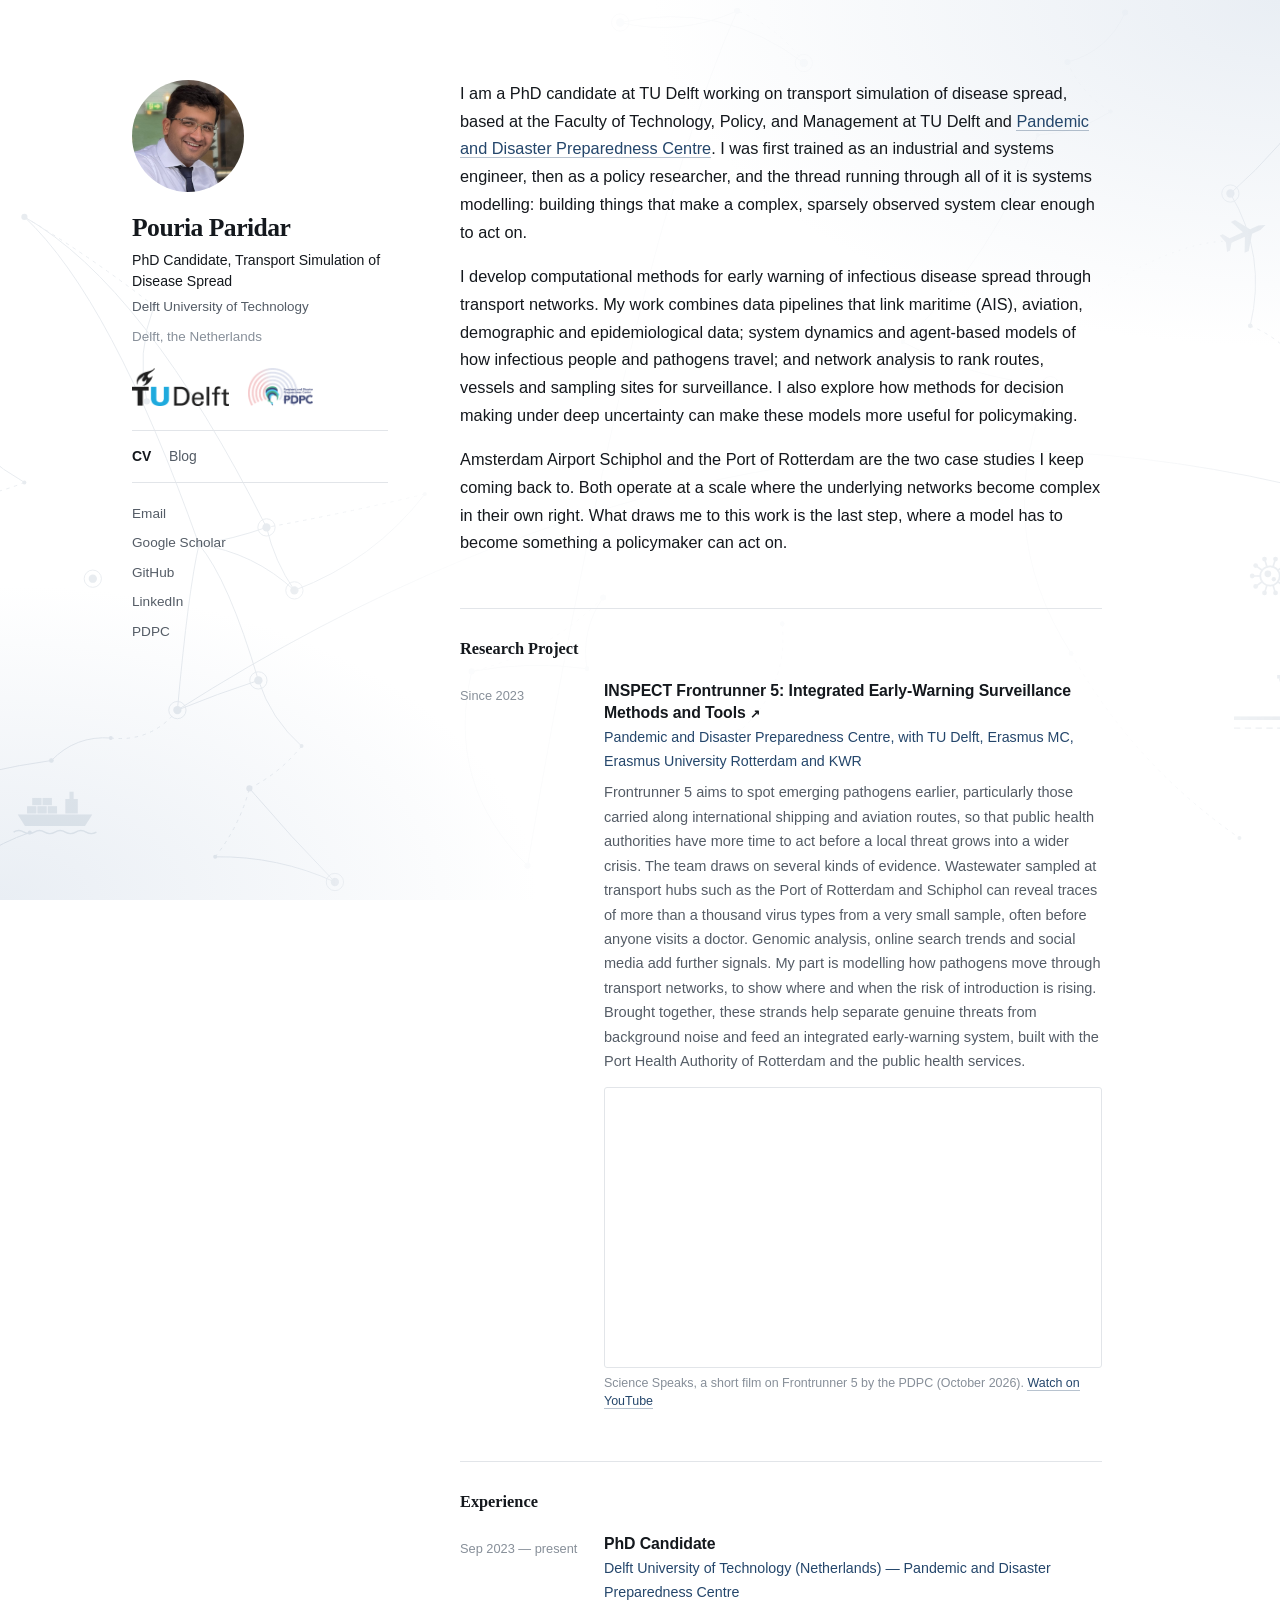
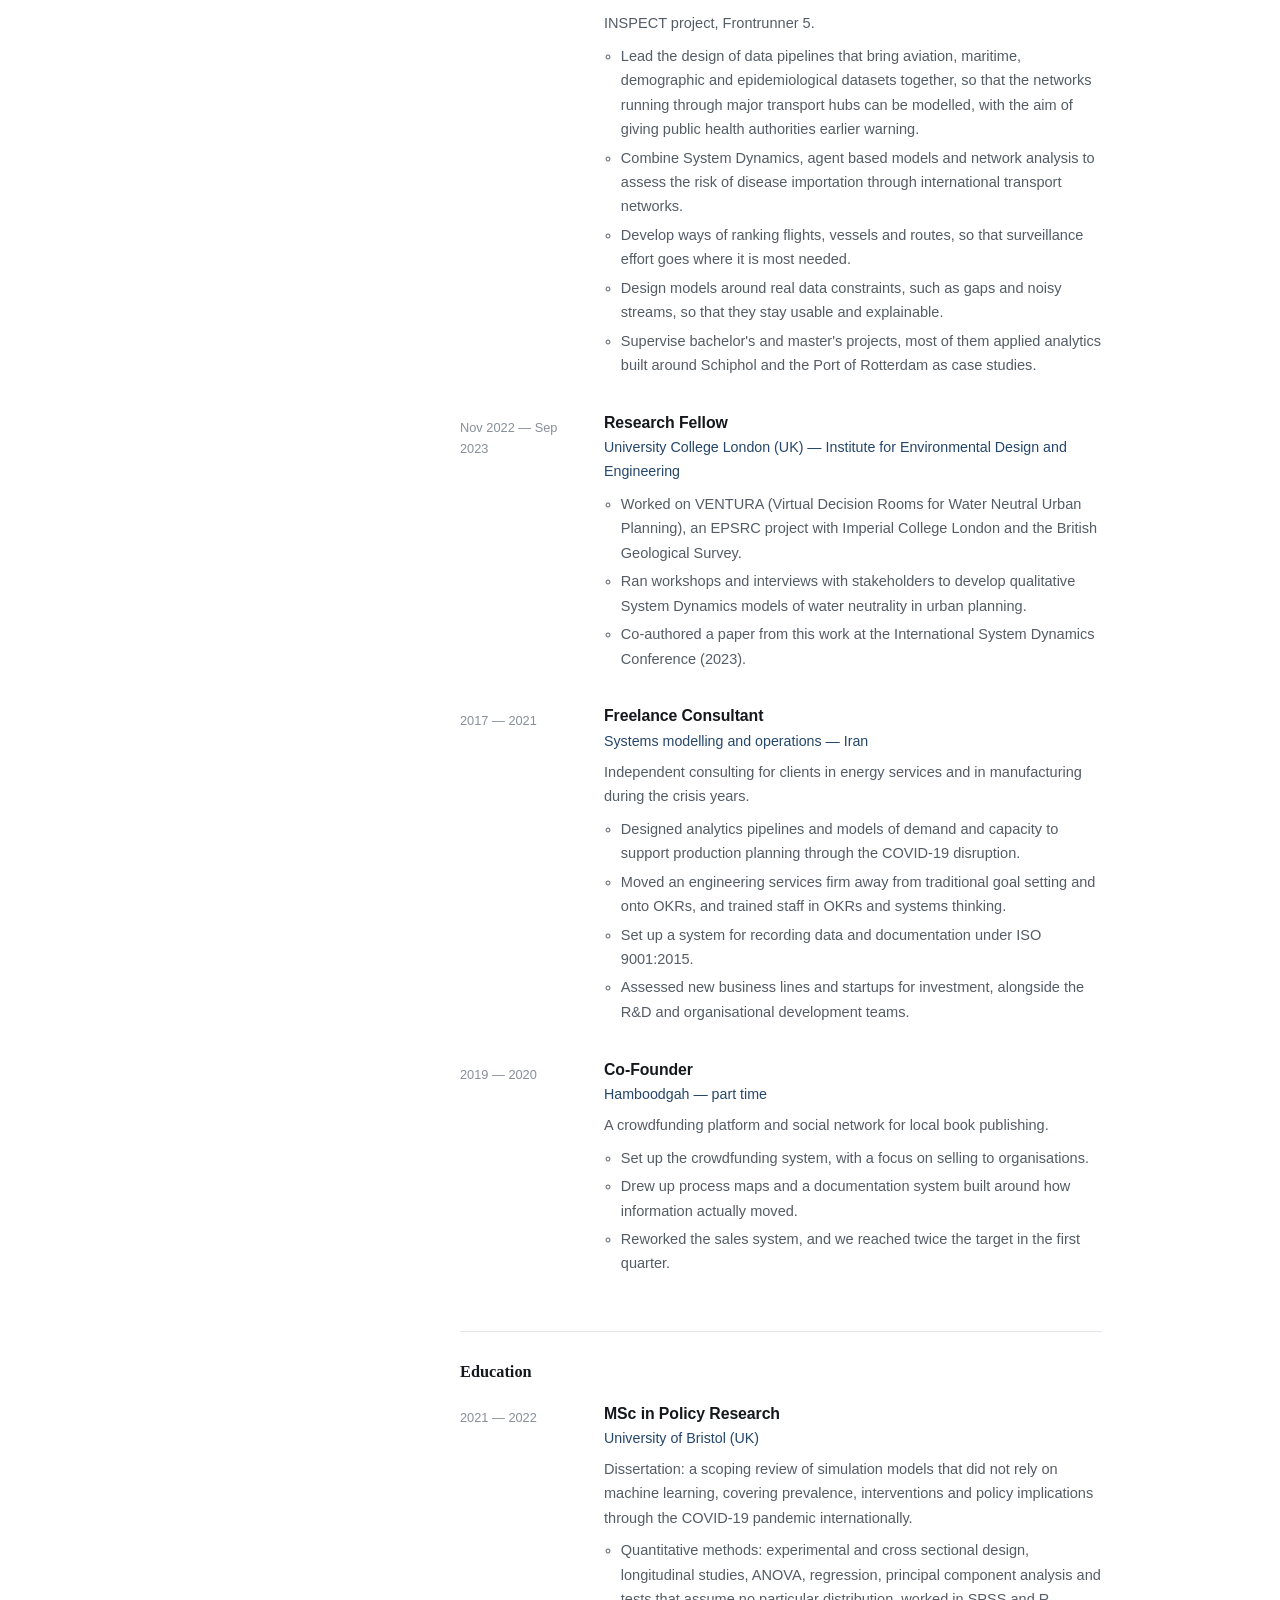
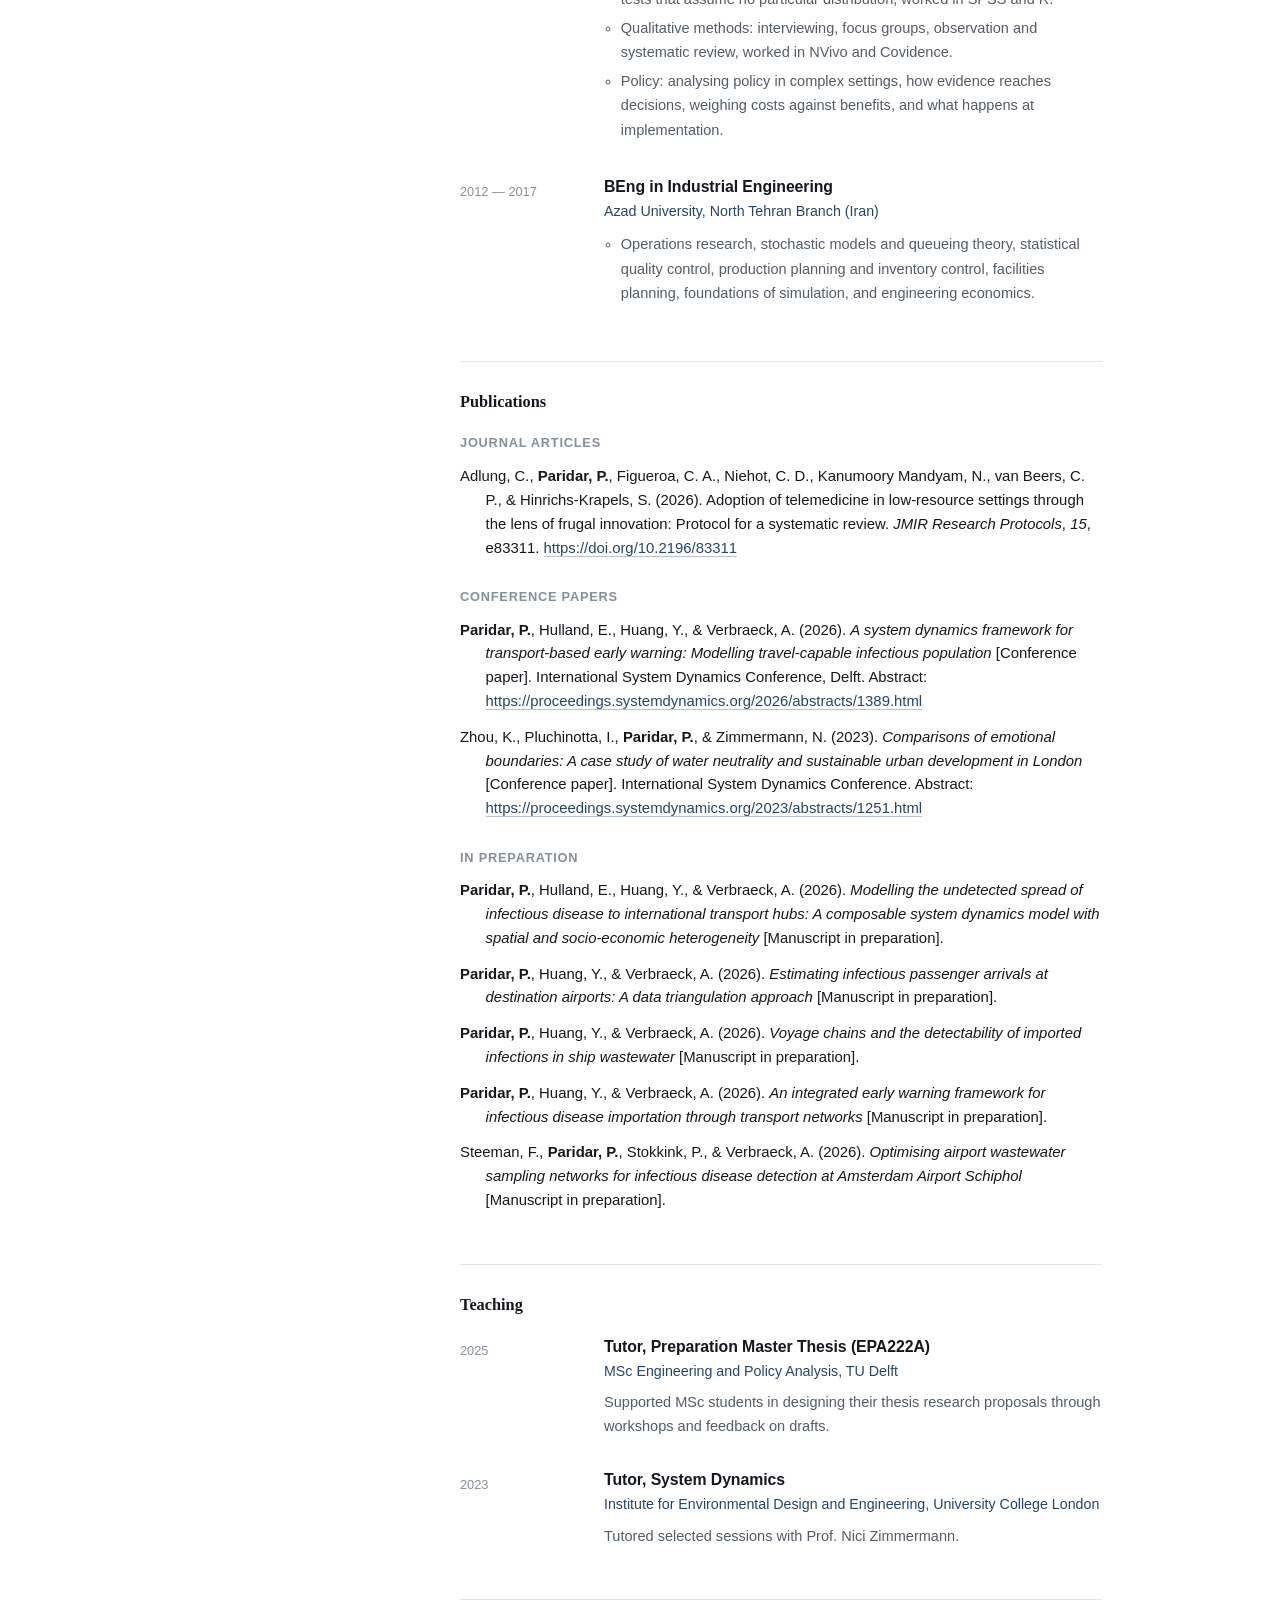
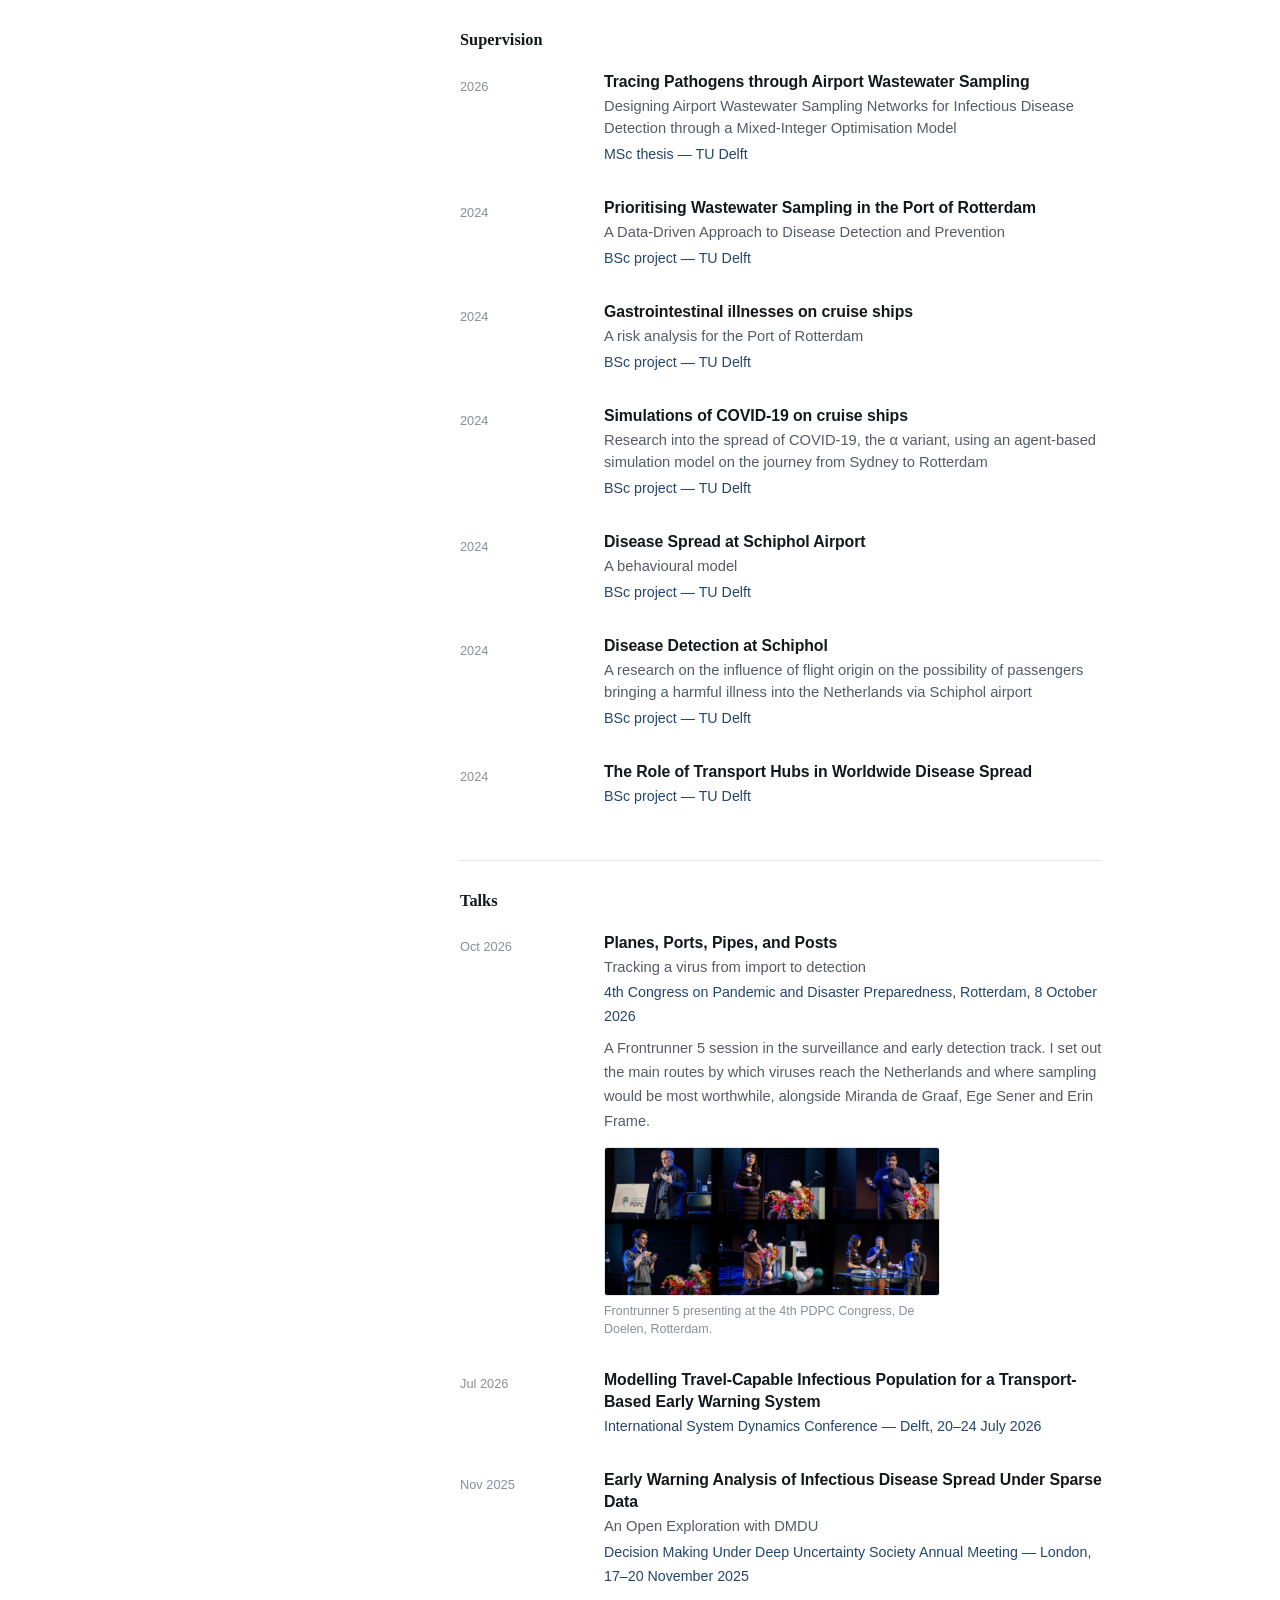
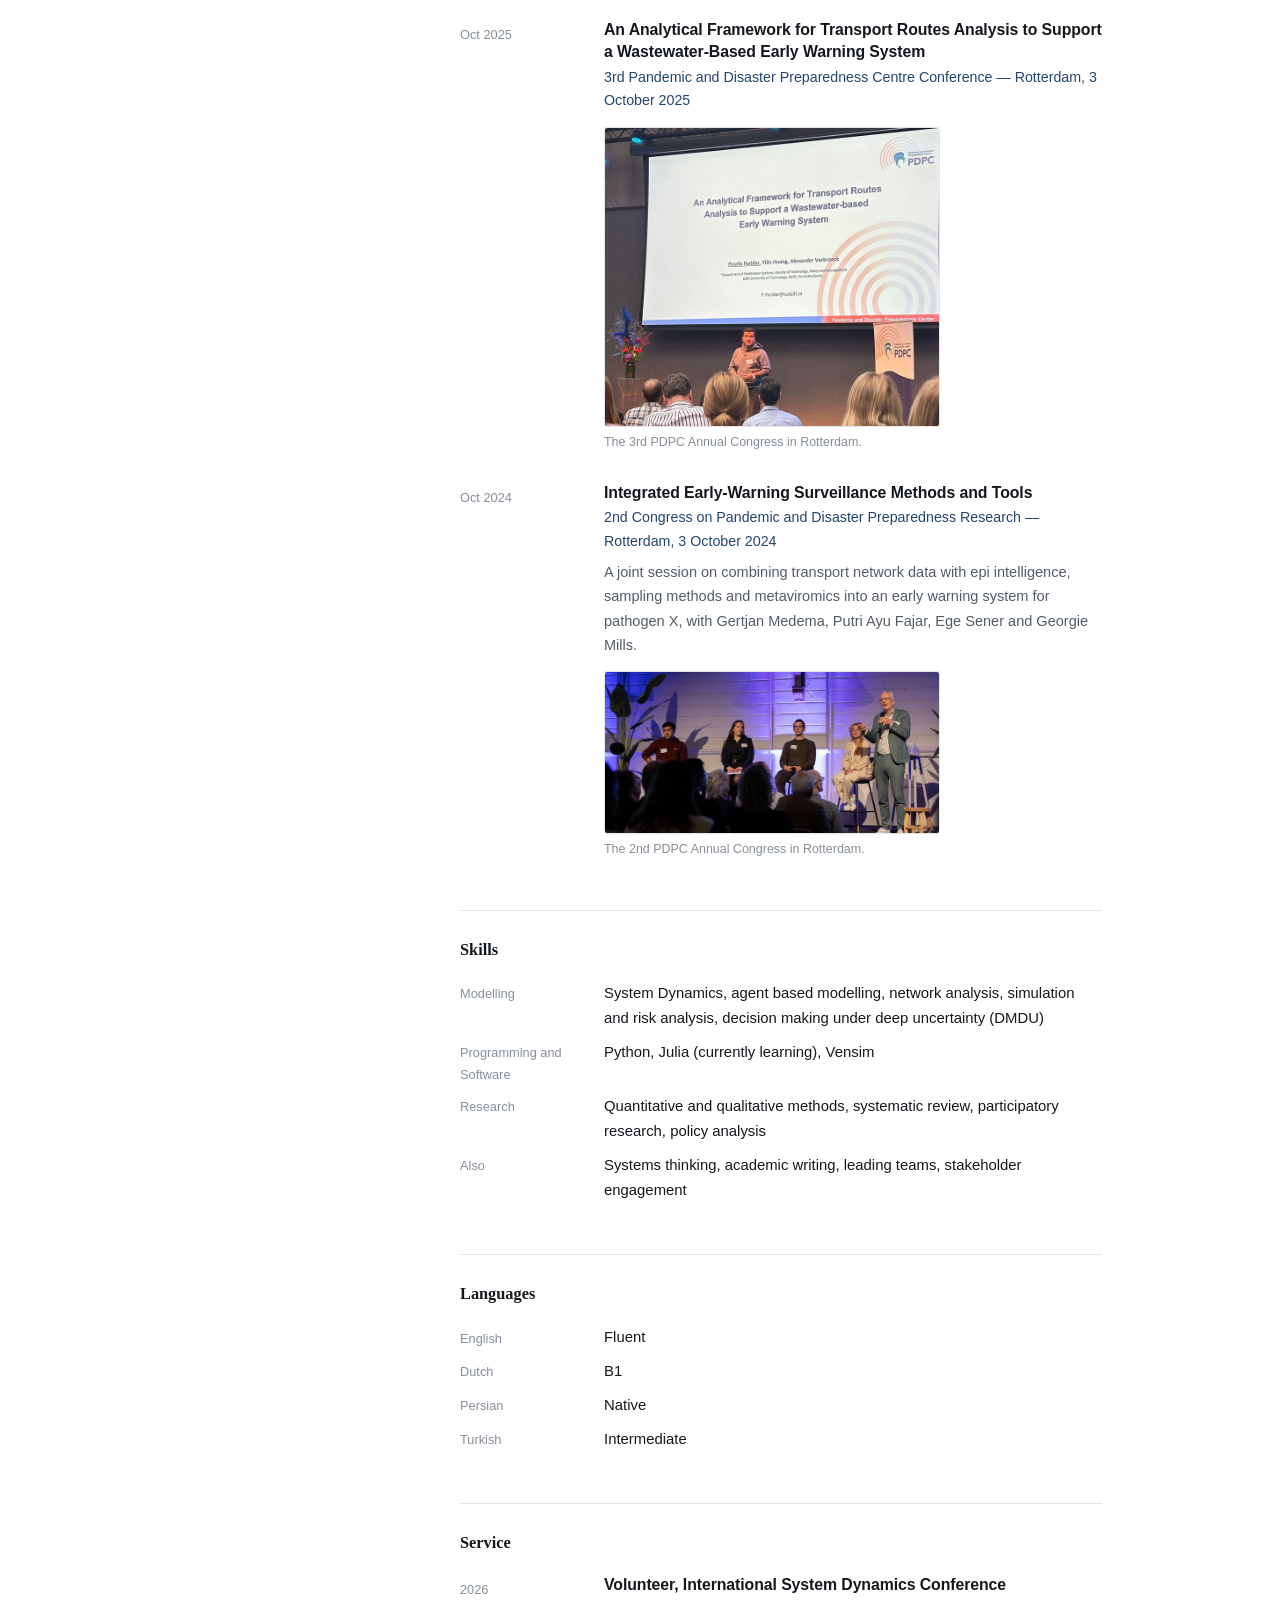
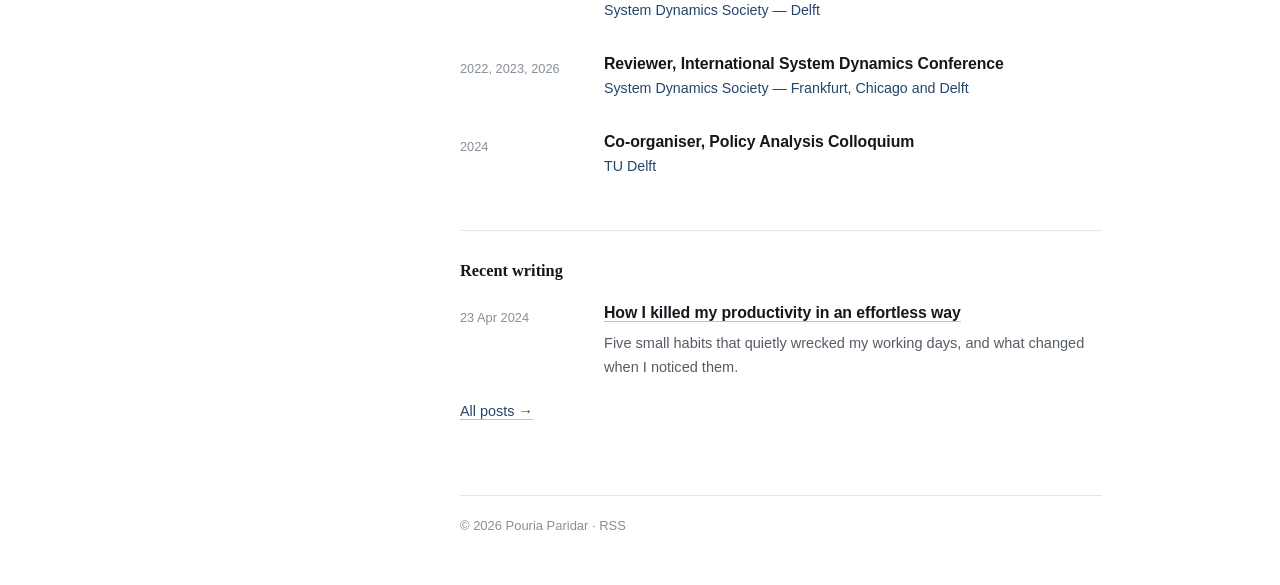
<file: index.html>
<!DOCTYPE html>
<html lang="en">
<head>
<meta charset="utf-8">
<meta name="viewport" content="width=device-width, initial-scale=1">
<title>Pouria Paridar — PhD Candidate, TU Delft</title>
<meta name="description" content="PhD candidate at TU Delft, modelling how infectious disease travels through international transport networks and how we might see it coming.">
<link rel="canonical" href="https://paparidar.github.io/">
<meta property="og:type" content="profile">
<meta property="og:site_name" content="Pouria Paridar">
<meta property="og:title" content="Pouria Paridar — PhD Candidate, TU Delft">
<meta property="og:description" content="PhD candidate at TU Delft, modelling how infectious disease travels through international transport networks and how we might see it coming.">
<meta property="og:url" content="https://paparidar.github.io/"><meta property="og:image" content="https://paparidar.github.io/assets/og-card.jpg">
<meta property="og:image:alt" content="Pouria Paridar, PhD Candidate, Transport Simulation of Disease Spread">
<meta name="twitter:card" content="summary_large_image">
<meta name="twitter:title" content="Pouria Paridar — PhD Candidate, TU Delft">
<meta name="twitter:description" content="PhD candidate at TU Delft, modelling how infectious disease travels through international transport networks and how we might see it coming.">
<meta name="twitter:image" content="https://paparidar.github.io/assets/og-card.jpg">
<link rel="stylesheet" href="assets/style.css?v=96eea53f">
<link rel="alternate" type="application/rss+xml" title="Pouria Paridar — blog" href="feed.xml">
<script type="application/ld+json">{
  "@context": "https://schema.org",
  "@type": "Person",
  "name": "Pouria Paridar",
  "url": "https://paparidar.github.io/",
  "description": "PhD candidate at TU Delft, modelling how infectious disease travels through international transport networks and how we might see it coming.",
  "image": "https://paparidar.github.io/assets/photo.jpg",
  "jobTitle": "PhD Candidate, Transport Simulation of Disease Spread",
  "affiliation": {
    "@type": "Organization",
    "name": "Delft University of Technology"
  },
  "email": "P.Paridar@tudelft.nl",
  "sameAs": [
    "https://scholar.google.com/citations?user=SmKrObsAAAAJ&hl=en",
    "https://github.com/paparidar",
    "https://www.linkedin.com/in/pouria-paridar/",
    "https://convergence.nl/pandemic-disaster-preparedness-center/"
  ]
}</script>
<link rel="icon" href="data:image/svg+xml,<svg xmlns='http://www.w3.org/2000/svg' viewBox='0 0 100 100'><text y='.9em' font-size='90'>◆</text></svg>">
</head>
<body>
<a class="skip" href="#main">Skip to content</a>
<div class="layout">

  <aside class="sidebar">
<img class="avatar" src="assets/photo.jpg?v=2445acef" alt="Pouria Paridar">    <h1 class="sb-name"><a href="">Pouria Paridar</a></h1>
    <p class="sb-role">PhD Candidate, Transport Simulation of Disease Spread</p>
<p class="sb-affil">Delft University of Technology</p><p class="sb-meta">Delft, the Netherlands</p>
    <ul class="sb-logos">
      <li>
        <a href="https://www.tudelft.nl/" aria-label="Delft University of Technology">
          <img src="assets/logo-tudelft.png?v=87df6c81" alt="Delft University of Technology" loading="lazy">
        </a>
      </li>
      <li>
        <a href="https://convergence.nl/pandemic-disaster-preparedness-center/" aria-label="Pandemic and Disaster Preparedness Center">
          <img src="assets/logo-pdpc.png?v=f8505215" alt="Pandemic and Disaster Preparedness Center" loading="lazy">
        </a>
      </li>
    </ul>

    <nav class="sb-nav">
      <a href="" class="on">CV</a>
      <a href="blog/">Blog</a>
    </nav>

    <ul class="sb-links">
<li><a href="mailto:P.Paridar@tudelft.nl">Email</a></li><li><a href="https://scholar.google.com/citations?user=SmKrObsAAAAJ&amp;hl=en">Google Scholar</a></li><li><a href="https://github.com/paparidar">GitHub</a></li><li><a href="https://www.linkedin.com/in/pouria-paridar/">LinkedIn</a></li><li><a href="https://convergence.nl/pandemic-disaster-preparedness-center/">PDPC</a></li>    </ul>
  </aside>

  <main id="main" class="content">

<section class="intro">
  <p>I am a PhD candidate at TU Delft working on transport simulation of disease
spread, based at the Faculty of Technology, Policy, and Management at TU Delft
and <a href="https://convergence.nl/pandemic-disaster-preparedness-center/">Pandemic and Disaster Preparedness
Centre</a>. I was
first trained as an industrial and systems engineer, then as a policy
researcher, and the thread running through all of it is systems modelling:
building things that make a complex, sparsely observed system clear enough to
act on.</p>
<p>I develop computational methods for early warning of infectious disease
spread through transport networks. My work combines data pipelines that link
maritime (AIS), aviation, demographic and epidemiological data; system
dynamics and agent-based models of how infectious people and pathogens
travel; and network analysis to rank routes, vessels and sampling sites for
surveillance. I also explore how methods for decision making under deep
uncertainty can make these models more useful for policymaking.</p>
<p>Amsterdam Airport Schiphol and the Port of Rotterdam are the two case studies
I keep coming back to. Both operate at a scale where the underlying networks
become complex in their own right. What draws me to this work is the last
step, where a model has to become something a policymaker can act on.</p>
</section>

<section class="sec">
  <h2>Research Project</h2>

  <ul class="entries">
    <li class="entry">
      <div class="when">Since 2023</div>
      <div class="what">
        <h3>INSPECT Frontrunner 5: Integrated Early-Warning Surveillance Methods and Tools <a class="ext" href="https://convergence.nl/science-speaks-frontrunner-5-integrated-early-warning-surveillance-methods-and-tools/">↗</a></h3>
<p class="sub">Pandemic and Disaster Preparedness Centre, with TU Delft, Erasmus MC, Erasmus University Rotterdam and KWR</p><p class="det">Frontrunner 5 aims to spot emerging pathogens earlier, particularly those carried along international shipping and aviation routes, so that public health authorities have more time to act before a local threat grows into a wider crisis. The team draws on several kinds of evidence. Wastewater sampled at transport hubs such as the Port of Rotterdam and Schiphol can reveal traces of more than a thousand virus types from a very small sample, often before anyone visits a doctor. Genomic analysis, online search trends and social media add further signals. My part is modelling how pathogens move through transport networks, to show where and when the risk of introduction is rising. Brought together, these strands help separate genuine threats from background noise and feed an integrated early-warning system, built with the Port Health Authority of Rotterdam and the public health services.</p>        <figure class="entry-video">
          <div class="video-frame">
            <iframe src="https://www.youtube-nocookie.com/embed/Dejvy3YEXMM?start=129" title="Science Speaks, a short film on Frontrunner 5 by the PDPC (October 2026)." loading="lazy" allow="accelerometer; encrypted-media; gyroscope; picture-in-picture; fullscreen" allowfullscreen></iframe>
          </div>
<figcaption>Science Speaks, a short film on Frontrunner 5 by the PDPC (October 2026). <a href="https://youtu.be/Dejvy3YEXMM?t=129">Watch on YouTube</a></figcaption>        </figure>
      </div>
    </li>
  </ul>

</section>
<section class="sec">
  <h2>Experience</h2>

  <ul class="entries">
    <li class="entry">
      <div class="when">Sep 2023 — present</div>
      <div class="what">
        <h3>PhD Candidate</h3>
<p class="sub">Delft University of Technology (Netherlands) — Pandemic and Disaster Preparedness Centre</p><p class="det">INSPECT project, Frontrunner 5.</p><ul class="bul"><li>Lead the design of data pipelines that bring aviation, maritime, demographic and epidemiological datasets together, so that the networks running through major transport hubs can be modelled, with the aim of giving public health authorities earlier warning.</li><li>Combine System Dynamics, agent based models and network analysis to assess the risk of disease importation through international transport networks.</li><li>Develop ways of ranking flights, vessels and routes, so that surveillance effort goes where it is most needed.</li><li>Design models around real data constraints, such as gaps and noisy streams, so that they stay usable and explainable.</li><li>Supervise bachelor&#39;s and master&#39;s projects, most of them applied analytics built around Schiphol and the Port of Rotterdam as case studies.</li></ul>      </div>
    </li>
    <li class="entry">
      <div class="when">Nov 2022 — Sep 2023</div>
      <div class="what">
        <h3>Research Fellow</h3>
<p class="sub">University College London (UK) — Institute for Environmental Design and Engineering</p><ul class="bul"><li>Worked on VENTURA (Virtual Decision Rooms for Water Neutral Urban Planning), an EPSRC project with Imperial College London and the British Geological Survey.</li><li>Ran workshops and interviews with stakeholders to develop qualitative System Dynamics models of water neutrality in urban planning.</li><li>Co-authored a paper from this work at the International System Dynamics Conference (2023).</li></ul>      </div>
    </li>
    <li class="entry">
      <div class="when">2017 — 2021</div>
      <div class="what">
        <h3>Freelance Consultant</h3>
<p class="sub">Systems modelling and operations — Iran</p><p class="det">Independent consulting for clients in energy services and in manufacturing during the crisis years.</p><ul class="bul"><li>Designed analytics pipelines and models of demand and capacity to support production planning through the COVID-19 disruption.</li><li>Moved an engineering services firm away from traditional goal setting and onto OKRs, and trained staff in OKRs and systems thinking.</li><li>Set up a system for recording data and documentation under ISO 9001:2015.</li><li>Assessed new business lines and startups for investment, alongside the R&amp;D and organisational development teams.</li></ul>      </div>
    </li>
    <li class="entry">
      <div class="when">2019 — 2020</div>
      <div class="what">
        <h3>Co-Founder</h3>
<p class="sub">Hamboodgah — part time</p><p class="det">A crowdfunding platform and social network for local book publishing.</p><ul class="bul"><li>Set up the crowdfunding system, with a focus on selling to organisations.</li><li>Drew up process maps and a documentation system built around how information actually moved.</li><li>Reworked the sales system, and we reached twice the target in the first quarter.</li></ul>      </div>
    </li>
  </ul>

</section>
<section class="sec">
  <h2>Education</h2>

  <ul class="entries">
    <li class="entry">
      <div class="when">2021 — 2022</div>
      <div class="what">
        <h3>MSc in Policy Research</h3>
<p class="sub">University of Bristol (UK)</p><p class="det">Dissertation: a scoping review of simulation models that did not rely on machine learning, covering prevalence, interventions and policy implications through the COVID-19 pandemic internationally.</p><ul class="bul"><li>Quantitative methods: experimental and cross sectional design, longitudinal studies, ANOVA, regression, principal component analysis and tests that assume no particular distribution, worked in SPSS and R.</li><li>Qualitative methods: interviewing, focus groups, observation and systematic review, worked in NVivo and Covidence.</li><li>Policy: analysing policy in complex settings, how evidence reaches decisions, weighing costs against benefits, and what happens at implementation.</li></ul>      </div>
    </li>
    <li class="entry">
      <div class="when">2012 — 2017</div>
      <div class="what">
        <h3>BEng in Industrial Engineering</h3>
<p class="sub">Azad University, North Tehran Branch (Iran)</p><ul class="bul"><li>Operations research, stochastic models and queueing theory, statistical quality control, production planning and inventory control, facilities planning, foundations of simulation, and engineering economics.</li></ul>      </div>
    </li>
  </ul>

</section>
<section class="sec">
  <h2>Publications</h2>

  <h3 class="pub-group">Journal articles</h3>
  <ul class="pubs">
<li>Adlung, C., <strong>Paridar, P.</strong>, Figueroa, C. A., Niehot, C. D., Kanumoory Mandyam, N., van Beers, C. P., &amp; Hinrichs-Krapels, S. (2026). Adoption of telemedicine in low-resource settings through the lens of frugal innovation: Protocol for a systematic review. <em>JMIR Research Protocols</em>, <em>15</em>, e83311. <a href="https://doi.org/10.2196/83311">https://doi.org/10.2196/83311</a></li>  </ul>
  <h3 class="pub-group">Conference papers</h3>
  <ul class="pubs">
<li><strong>Paridar, P.</strong>, Hulland, E., Huang, Y., &amp; Verbraeck, A. (2026). <em>A system dynamics framework for transport-based early warning: Modelling travel-capable infectious population</em> [Conference paper]. International System Dynamics Conference, Delft. Abstract: <a href="https://proceedings.systemdynamics.org/2026/abstracts/1389.html">https://proceedings.systemdynamics.org/2026/abstracts/1389.html</a></li><li>Zhou, K., Pluchinotta, I., <strong>Paridar, P.</strong>, &amp; Zimmermann, N. (2023). <em>Comparisons of emotional boundaries: A case study of water neutrality and sustainable urban development in London</em> [Conference paper]. International System Dynamics Conference. Abstract: <a href="https://proceedings.systemdynamics.org/2023/abstracts/1251.html">https://proceedings.systemdynamics.org/2023/abstracts/1251.html</a></li>  </ul>
  <h3 class="pub-group">In preparation</h3>
  <ul class="pubs">
<li><strong>Paridar, P.</strong>, Hulland, E., Huang, Y., &amp; Verbraeck, A. (2026). <em>Modelling the undetected spread of infectious disease to international transport hubs: A composable system dynamics model with spatial and socio-economic heterogeneity</em> [Manuscript in preparation].</li><li><strong>Paridar, P.</strong>, Huang, Y., &amp; Verbraeck, A. (2026). <em>Estimating infectious passenger arrivals at destination airports: A data triangulation approach</em> [Manuscript in preparation].</li><li><strong>Paridar, P.</strong>, Huang, Y., &amp; Verbraeck, A. (2026). <em>Voyage chains and the detectability of imported infections in ship wastewater</em> [Manuscript in preparation].</li><li><strong>Paridar, P.</strong>, Huang, Y., &amp; Verbraeck, A. (2026). <em>An integrated early warning framework for infectious disease importation through transport networks</em> [Manuscript in preparation].</li><li>Steeman, F., <strong>Paridar, P.</strong>, Stokkink, P., &amp; Verbraeck, A. (2026). <em>Optimising airport wastewater sampling networks for infectious disease detection at Amsterdam Airport Schiphol</em> [Manuscript in preparation].</li>  </ul>

</section>
<section class="sec">
  <h2>Teaching</h2>

  <ul class="entries">
    <li class="entry">
      <div class="when">2025</div>
      <div class="what">
        <h3>Tutor, Preparation Master Thesis (EPA222A)</h3>
<p class="sub">MSc Engineering and Policy Analysis, TU Delft</p><p class="det">Supported MSc students in designing their thesis research proposals through workshops and feedback on drafts.</p>      </div>
    </li>
    <li class="entry">
      <div class="when">2023</div>
      <div class="what">
        <h3>Tutor, System Dynamics</h3>
<p class="sub">Institute for Environmental Design and Engineering, University College London</p><p class="det">Tutored selected sessions with Prof. Nici Zimmermann.</p>      </div>
    </li>
  </ul>

</section>
<section class="sec">
  <h2>Supervision</h2>

  <ul class="entries">
    <li class="entry">
      <div class="when">2026</div>
      <div class="what">
        <h3>Tracing Pathogens through Airport Wastewater Sampling</h3>
<p class="titlecont">Designing Airport Wastewater Sampling Networks for Infectious Disease Detection through a Mixed-Integer Optimisation Model</p><p class="sub">MSc thesis — TU Delft</p>      </div>
    </li>
    <li class="entry">
      <div class="when">2024</div>
      <div class="what">
        <h3>Prioritising Wastewater Sampling in the Port of Rotterdam</h3>
<p class="titlecont">A Data-Driven Approach to Disease Detection and Prevention</p><p class="sub">BSc project — TU Delft</p>      </div>
    </li>
    <li class="entry">
      <div class="when">2024</div>
      <div class="what">
        <h3>Gastrointestinal illnesses on cruise ships</h3>
<p class="titlecont">A risk analysis for the Port of Rotterdam</p><p class="sub">BSc project — TU Delft</p>      </div>
    </li>
    <li class="entry">
      <div class="when">2024</div>
      <div class="what">
        <h3>Simulations of COVID-19 on cruise ships</h3>
<p class="titlecont">Research into the spread of COVID-19, the α variant, using an agent-based simulation model on the journey from Sydney to Rotterdam</p><p class="sub">BSc project — TU Delft</p>      </div>
    </li>
    <li class="entry">
      <div class="when">2024</div>
      <div class="what">
        <h3>Disease Spread at Schiphol Airport</h3>
<p class="titlecont">A behavioural model</p><p class="sub">BSc project — TU Delft</p>      </div>
    </li>
    <li class="entry">
      <div class="when">2024</div>
      <div class="what">
        <h3>Disease Detection at Schiphol</h3>
<p class="titlecont">A research on the influence of flight origin on the possibility of passengers bringing a harmful illness into the Netherlands via Schiphol airport</p><p class="sub">BSc project — TU Delft</p>      </div>
    </li>
    <li class="entry">
      <div class="when">2024</div>
      <div class="what">
        <h3>The Role of Transport Hubs in Worldwide Disease Spread</h3>
<p class="sub">BSc project — TU Delft</p>      </div>
    </li>
  </ul>

</section>
<section class="sec">
  <h2>Talks</h2>

  <ul class="entries">
    <li class="entry">
      <div class="when">Oct 2026</div>
      <div class="what">
        <h3>Planes, Ports, Pipes, and Posts</h3>
<p class="titlecont">Tracking a virus from import to detection</p><p class="sub">4th Congress on Pandemic and Disaster Preparedness, Rotterdam, 8 October 2026</p><p class="det">A Frontrunner 5 session in the surveillance and early detection track. I set out the main routes by which viruses reach the Netherlands and where sampling would be most worthwhile, alongside Miranda de Graaf, Ege Sener and Erin Frame.</p>        <figure class="entry-fig">
          <a href="assets/talk-pdpc-2026.jpg?v=cd24a3bf">
            <img src="assets/talk-pdpc-2026-thumb.jpg?v=20145aa0" alt="Frontrunner 5 presenting at the 4th PDPC Congress, De Doelen, Rotterdam." loading="lazy">
          </a>
<figcaption>Frontrunner 5 presenting at the 4th PDPC Congress, De Doelen, Rotterdam.</figcaption>        </figure>
      </div>
    </li>
    <li class="entry">
      <div class="when">Jul 2026</div>
      <div class="what">
        <h3>Modelling Travel-Capable Infectious Population for a Transport-Based Early Warning System</h3>
<p class="sub">International System Dynamics Conference — Delft, 20–24 July 2026</p>      </div>
    </li>
    <li class="entry">
      <div class="when">Nov 2025</div>
      <div class="what">
        <h3>Early Warning Analysis of Infectious Disease Spread Under Sparse Data</h3>
<p class="titlecont">An Open Exploration with DMDU</p><p class="sub">Decision Making Under Deep Uncertainty Society Annual Meeting — London, 17–20 November 2025</p>      </div>
    </li>
    <li class="entry">
      <div class="when">Oct 2025</div>
      <div class="what">
        <h3>An Analytical Framework for Transport Routes Analysis to Support a Wastewater-Based Early Warning System</h3>
<p class="sub">3rd Pandemic and Disaster Preparedness Centre Conference — Rotterdam, 3 October 2025</p>        <figure class="entry-fig">
          <a href="assets/talk-pdpc-2025.jpg?v=fad2573b">
            <img src="assets/talk-pdpc-2025-thumb.jpg?v=8a7d8f2b" alt="The 3rd PDPC Annual Congress in Rotterdam." loading="lazy">
          </a>
<figcaption>The 3rd PDPC Annual Congress in Rotterdam.</figcaption>        </figure>
      </div>
    </li>
    <li class="entry">
      <div class="when">Oct 2024</div>
      <div class="what">
        <h3>Integrated Early-Warning Surveillance Methods and Tools</h3>
<p class="sub">2nd Congress on Pandemic and Disaster Preparedness Research — Rotterdam, 3 October 2024</p><p class="det">A joint session on combining transport network data with epi intelligence, sampling methods and metaviromics into an early warning system for pathogen X, with Gertjan Medema, Putri Ayu Fajar, Ege Sener and Georgie Mills.</p>        <figure class="entry-fig">
          <a href="assets/talk-pdpc-2024.jpg?v=53b5f71e">
            <img src="assets/talk-pdpc-2024-thumb.jpg?v=5291f3f0" alt="The 2nd PDPC Annual Congress in Rotterdam." loading="lazy">
          </a>
<figcaption>The 2nd PDPC Annual Congress in Rotterdam.</figcaption>        </figure>
      </div>
    </li>
  </ul>

</section>
<section class="sec">
  <h2>Skills</h2>

  <dl class="groups">
    <dt>Modelling</dt><dd>System Dynamics, agent based modelling, network analysis, simulation and risk analysis, decision making under deep uncertainty (DMDU)</dd>
    <dt>Programming and Software</dt><dd>Python, Julia (currently learning), Vensim</dd>
    <dt>Research</dt><dd>Quantitative and qualitative methods, systematic review, participatory research, policy analysis</dd>
    <dt>Also</dt><dd>Systems thinking, academic writing, leading teams, stakeholder engagement</dd>
  </dl>

</section>
<section class="sec">
  <h2>Languages</h2>

  <dl class="groups">
    <dt>English</dt><dd>Fluent</dd>
    <dt>Dutch</dt><dd>B1</dd>
    <dt>Persian</dt><dd>Native</dd>
    <dt>Turkish</dt><dd>Intermediate</dd>
  </dl>

</section>
<section class="sec">
  <h2>Service</h2>

  <ul class="entries">
    <li class="entry">
      <div class="when">2026</div>
      <div class="what">
        <h3>Volunteer, International System Dynamics Conference</h3>
<p class="sub">System Dynamics Society — Delft</p>      </div>
    </li>
    <li class="entry">
      <div class="when">2022, 2023, 2026</div>
      <div class="what">
        <h3>Reviewer, International System Dynamics Conference</h3>
<p class="sub">System Dynamics Society — Frankfurt, Chicago and Delft</p>      </div>
    </li>
    <li class="entry">
      <div class="when">2024</div>
      <div class="what">
        <h3>Co-organiser, Policy Analysis Colloquium</h3>
<p class="sub">TU Delft</p>      </div>
    </li>
  </ul>

</section>

<section class="sec">
  <h2>Recent writing</h2>
  <ul class="entries">
    <li class="entry">
      <div class="when">23 Apr 2024</div>
      <div class="what"><h3><a href="blog/how-i-killed-my-productivity-in-an-effortless-way/">How I killed my productivity in an effortless way</a></h3>
<p class="det">Five small habits that quietly wrecked my working days, and what changed when I noticed them.</p></div>
    </li>
  </ul>
  <p class="more"><a href="blog/">All posts →</a></p>
</section>

    <footer class="foot">
      <p>© 2026 Pouria Paridar · <a href="feed.xml">RSS</a></p>
    </footer>
  </main>

</div>
</body>
</html>
</file>
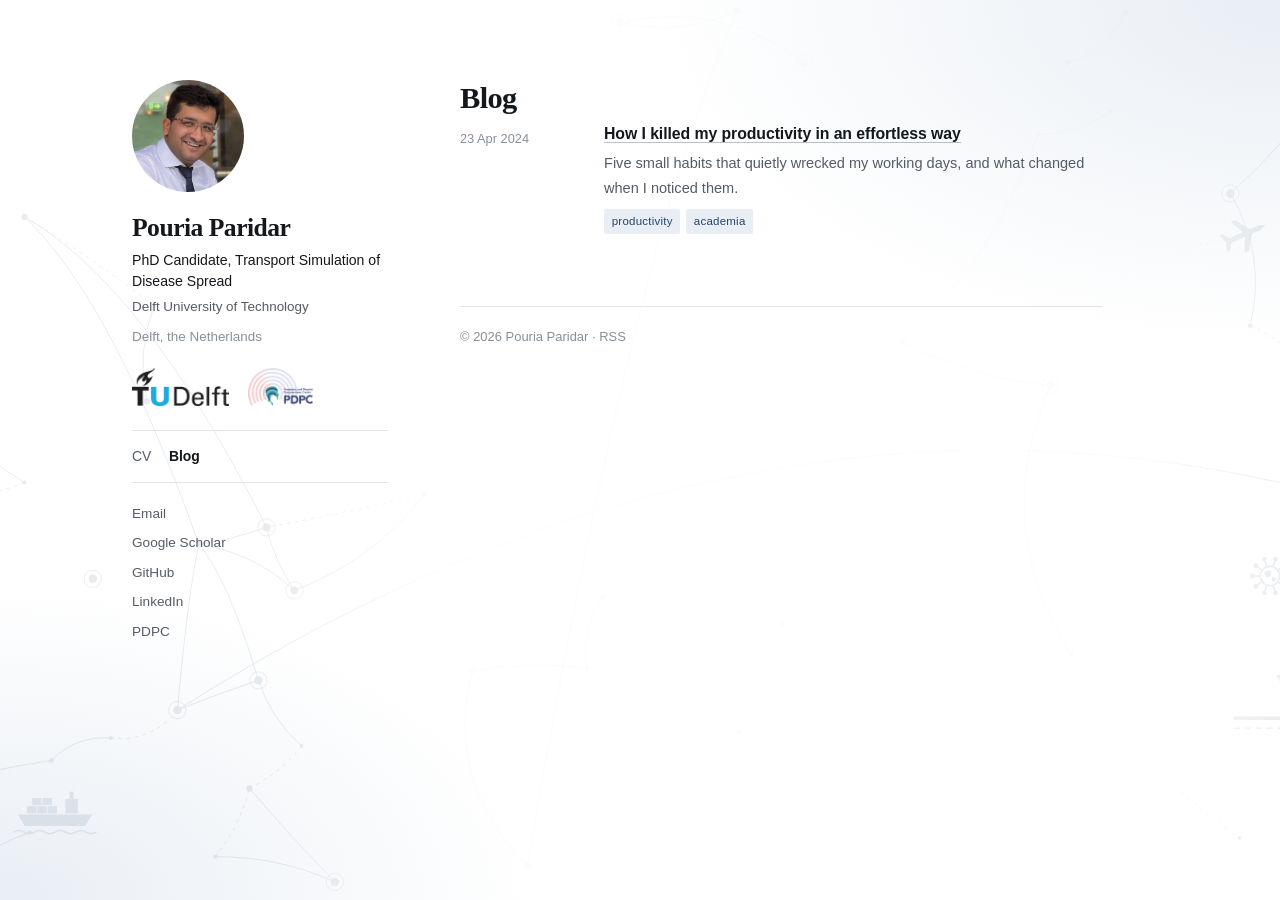
<file: blog/index.html>
<!DOCTYPE html>
<html lang="en">
<head>
<meta charset="utf-8">
<meta name="viewport" content="width=device-width, initial-scale=1">
<title>Blog — Pouria Paridar</title>
<meta name="description" content="Writing by Pouria Paridar. PhD candidate at TU Delft, modelling how infectious disease travels through international transport networks and how we might see it coming.">
<link rel="canonical" href="https://paparidar.github.io/blog/">
<meta property="og:type" content="website">
<meta property="og:site_name" content="Pouria Paridar">
<meta property="og:title" content="Blog — Pouria Paridar">
<meta property="og:description" content="Writing by Pouria Paridar. PhD candidate at TU Delft, modelling how infectious disease travels through international transport networks and how we might see it coming.">
<meta property="og:url" content="https://paparidar.github.io/blog/"><meta property="og:image" content="https://paparidar.github.io/assets/og-card.jpg">
<meta property="og:image:alt" content="Pouria Paridar, PhD Candidate, Transport Simulation of Disease Spread">
<meta name="twitter:card" content="summary_large_image">
<meta name="twitter:title" content="Blog — Pouria Paridar">
<meta name="twitter:description" content="Writing by Pouria Paridar. PhD candidate at TU Delft, modelling how infectious disease travels through international transport networks and how we might see it coming.">
<meta name="twitter:image" content="https://paparidar.github.io/assets/og-card.jpg">
<link rel="stylesheet" href="../assets/style.css?v=96eea53f">
<link rel="alternate" type="application/rss+xml" title="Pouria Paridar — blog" href="../feed.xml">
<script type="application/ld+json">{
  "@context": "https://schema.org",
  "@type": "Person",
  "name": "Pouria Paridar",
  "url": "https://paparidar.github.io/",
  "description": "PhD candidate at TU Delft, modelling how infectious disease travels through international transport networks and how we might see it coming.",
  "image": "https://paparidar.github.io/assets/photo.jpg",
  "jobTitle": "PhD Candidate, Transport Simulation of Disease Spread",
  "affiliation": {
    "@type": "Organization",
    "name": "Delft University of Technology"
  },
  "email": "P.Paridar@tudelft.nl",
  "sameAs": [
    "https://scholar.google.com/citations?user=SmKrObsAAAAJ&hl=en",
    "https://github.com/paparidar",
    "https://www.linkedin.com/in/pouria-paridar/",
    "https://convergence.nl/pandemic-disaster-preparedness-center/"
  ]
}</script>
<link rel="icon" href="data:image/svg+xml,<svg xmlns='http://www.w3.org/2000/svg' viewBox='0 0 100 100'><text y='.9em' font-size='90'>◆</text></svg>">
</head>
<body>
<a class="skip" href="#main">Skip to content</a>
<div class="layout">

  <aside class="sidebar">
<img class="avatar" src="../assets/photo.jpg?v=2445acef" alt="Pouria Paridar">    <h1 class="sb-name"><a href="../">Pouria Paridar</a></h1>
    <p class="sb-role">PhD Candidate, Transport Simulation of Disease Spread</p>
<p class="sb-affil">Delft University of Technology</p><p class="sb-meta">Delft, the Netherlands</p>
    <ul class="sb-logos">
      <li>
        <a href="https://www.tudelft.nl/" aria-label="Delft University of Technology">
          <img src="../assets/logo-tudelft.png?v=87df6c81" alt="Delft University of Technology" loading="lazy">
        </a>
      </li>
      <li>
        <a href="https://convergence.nl/pandemic-disaster-preparedness-center/" aria-label="Pandemic and Disaster Preparedness Center">
          <img src="../assets/logo-pdpc.png?v=f8505215" alt="Pandemic and Disaster Preparedness Center" loading="lazy">
        </a>
      </li>
    </ul>

    <nav class="sb-nav">
      <a href="../">CV</a>
      <a href="../blog/" class="on">Blog</a>
    </nav>

    <ul class="sb-links">
<li><a href="mailto:P.Paridar@tudelft.nl">Email</a></li><li><a href="https://scholar.google.com/citations?user=SmKrObsAAAAJ&amp;hl=en">Google Scholar</a></li><li><a href="https://github.com/paparidar">GitHub</a></li><li><a href="https://www.linkedin.com/in/pouria-paridar/">LinkedIn</a></li><li><a href="https://convergence.nl/pandemic-disaster-preparedness-center/">PDPC</a></li>    </ul>
  </aside>

  <main id="main" class="content">
<h1 class="pagetitle">Blog</h1>
<ul class="entries">
  <li class="entry">
    <div class="when">23 Apr 2024</div>
    <div class="what">
      <h3><a href="../blog/how-i-killed-my-productivity-in-an-effortless-way/">How I killed my productivity in an effortless way</a></h3>
<p class="det">Five small habits that quietly wrecked my working days, and what changed when I noticed them.</p><p class="tags"><span>productivity</span><span>academia</span></p>    </div>
  </li>
</ul>
    <footer class="foot">
      <p>© 2026 Pouria Paridar · <a href="../feed.xml">RSS</a></p>
    </footer>
  </main>

</div>
</body>
</html>
</file>
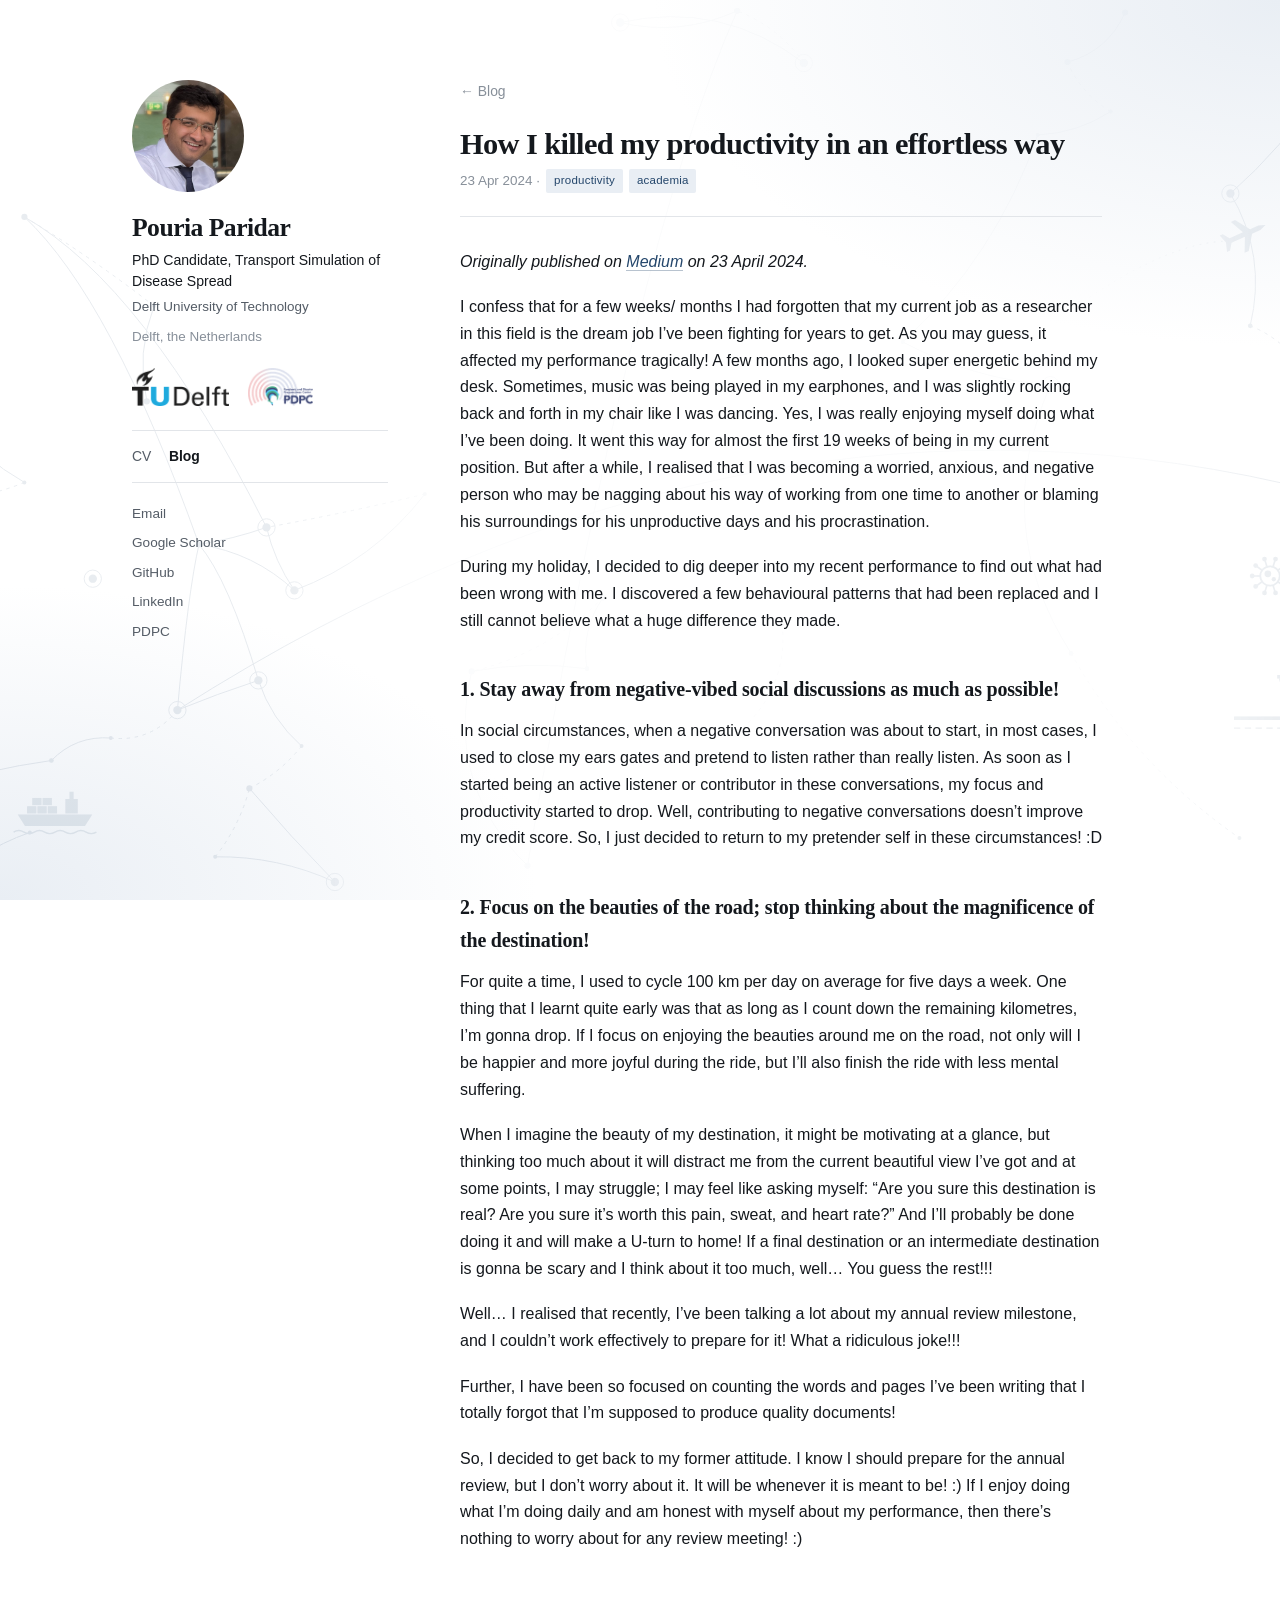
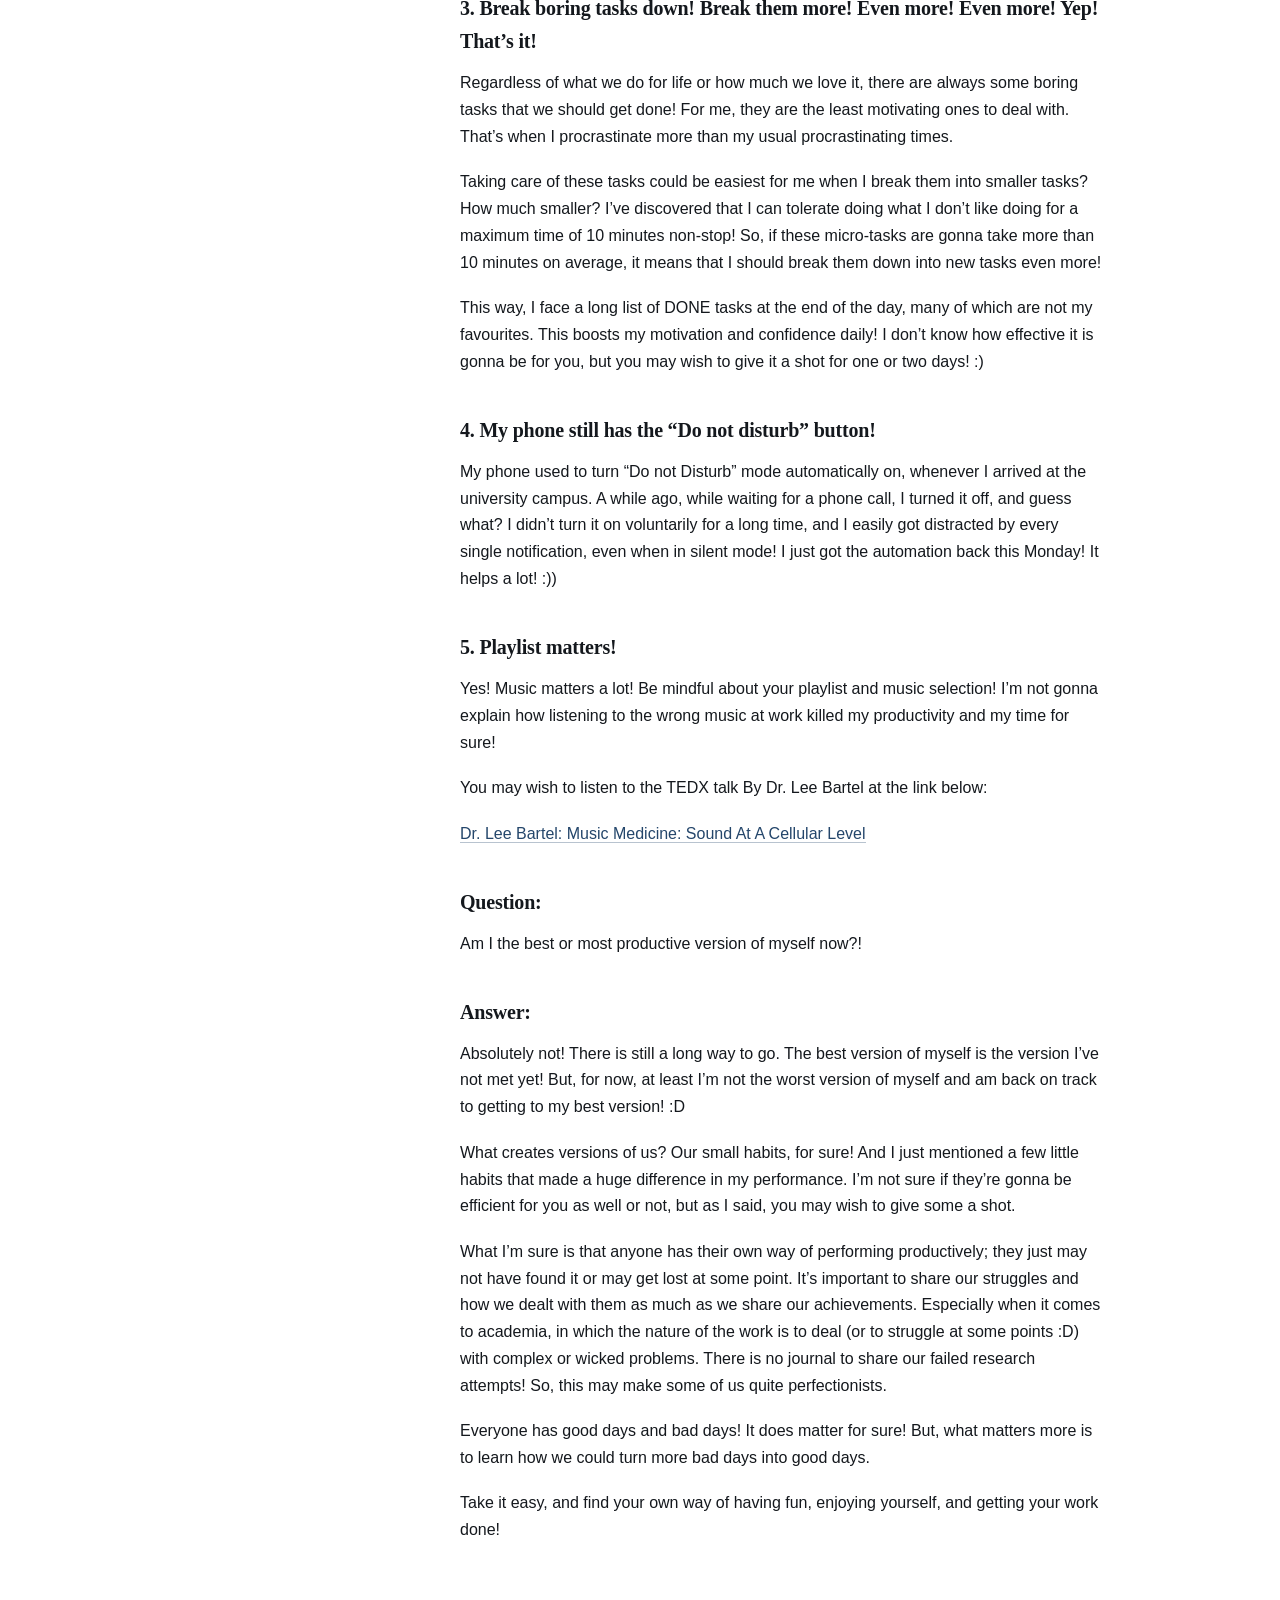
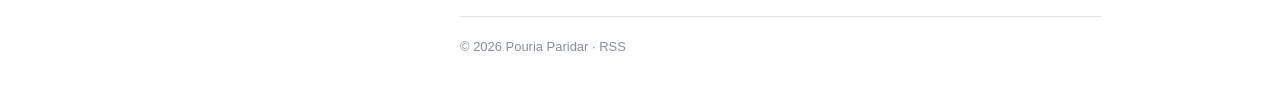
<file: blog/how-i-killed-my-productivity-in-an-effortless-way/index.html>
<!DOCTYPE html>
<html lang="en">
<head>
<meta charset="utf-8">
<meta name="viewport" content="width=device-width, initial-scale=1">
<title>How I killed my productivity in an effortless way — Pouria Paridar</title>
<meta name="description" content="Five small habits that quietly wrecked my working days, and what changed when I noticed them.">
<link rel="canonical" href="https://paparidar.github.io/blog/how-i-killed-my-productivity-in-an-effortless-way/">
<meta property="og:type" content="article">
<meta property="og:site_name" content="Pouria Paridar">
<meta property="og:title" content="How I killed my productivity in an effortless way — Pouria Paridar">
<meta property="og:description" content="Five small habits that quietly wrecked my working days, and what changed when I noticed them.">
<meta property="og:url" content="https://paparidar.github.io/blog/how-i-killed-my-productivity-in-an-effortless-way/"><meta property="og:image" content="https://paparidar.github.io/assets/og-card.jpg">
<meta property="og:image:alt" content="Pouria Paridar, PhD Candidate, Transport Simulation of Disease Spread">
<meta name="twitter:card" content="summary_large_image">
<meta name="twitter:title" content="How I killed my productivity in an effortless way — Pouria Paridar">
<meta name="twitter:description" content="Five small habits that quietly wrecked my working days, and what changed when I noticed them.">
<meta name="twitter:image" content="https://paparidar.github.io/assets/og-card.jpg">
<link rel="stylesheet" href="../../assets/style.css?v=96eea53f">
<link rel="alternate" type="application/rss+xml" title="Pouria Paridar — blog" href="../../feed.xml">
<script type="application/ld+json">{
  "@context": "https://schema.org",
  "@type": "Person",
  "name": "Pouria Paridar",
  "url": "https://paparidar.github.io/",
  "description": "PhD candidate at TU Delft, modelling how infectious disease travels through international transport networks and how we might see it coming.",
  "image": "https://paparidar.github.io/assets/photo.jpg",
  "jobTitle": "PhD Candidate, Transport Simulation of Disease Spread",
  "affiliation": {
    "@type": "Organization",
    "name": "Delft University of Technology"
  },
  "email": "P.Paridar@tudelft.nl",
  "sameAs": [
    "https://scholar.google.com/citations?user=SmKrObsAAAAJ&hl=en",
    "https://github.com/paparidar",
    "https://www.linkedin.com/in/pouria-paridar/",
    "https://convergence.nl/pandemic-disaster-preparedness-center/"
  ]
}</script>
<link rel="icon" href="data:image/svg+xml,<svg xmlns='http://www.w3.org/2000/svg' viewBox='0 0 100 100'><text y='.9em' font-size='90'>◆</text></svg>">
</head>
<body>
<a class="skip" href="#main">Skip to content</a>
<div class="layout">

  <aside class="sidebar">
<img class="avatar" src="../../assets/photo.jpg?v=2445acef" alt="Pouria Paridar">    <h1 class="sb-name"><a href="../../">Pouria Paridar</a></h1>
    <p class="sb-role">PhD Candidate, Transport Simulation of Disease Spread</p>
<p class="sb-affil">Delft University of Technology</p><p class="sb-meta">Delft, the Netherlands</p>
    <ul class="sb-logos">
      <li>
        <a href="https://www.tudelft.nl/" aria-label="Delft University of Technology">
          <img src="../../assets/logo-tudelft.png?v=87df6c81" alt="Delft University of Technology" loading="lazy">
        </a>
      </li>
      <li>
        <a href="https://convergence.nl/pandemic-disaster-preparedness-center/" aria-label="Pandemic and Disaster Preparedness Center">
          <img src="../../assets/logo-pdpc.png?v=f8505215" alt="Pandemic and Disaster Preparedness Center" loading="lazy">
        </a>
      </li>
    </ul>

    <nav class="sb-nav">
      <a href="../../">CV</a>
      <a href="../../blog/" class="on">Blog</a>
    </nav>

    <ul class="sb-links">
<li><a href="mailto:P.Paridar@tudelft.nl">Email</a></li><li><a href="https://scholar.google.com/citations?user=SmKrObsAAAAJ&amp;hl=en">Google Scholar</a></li><li><a href="https://github.com/paparidar">GitHub</a></li><li><a href="https://www.linkedin.com/in/pouria-paridar/">LinkedIn</a></li><li><a href="https://convergence.nl/pandemic-disaster-preparedness-center/">PDPC</a></li>    </ul>
  </aside>

  <main id="main" class="content">
<article class="post">
  <p class="crumb"><a href="../../blog/">← Blog</a></p>
  <h1 class="pagetitle">How I killed my productivity in an effortless way</h1>
  <p class="postmeta">23 Apr 2024 · <span class="tag">productivity</span><span class="tag">academia</span></p>
  <div class="prose">
    <p><em>Originally published on <a href="https://medium.com/@pouriaparidar/how-i-killed-my-productivity-in-an-effortless-way-64b22628326a">Medium</a> on 23 April 2024.</em></p>
<p>I confess that for a few weeks/ months I had forgotten that my current job as a researcher in this field is the dream job I&rsquo;ve been fighting for years to get. As you may guess, it affected my performance tragically! A few months ago, I looked super energetic behind my desk. Sometimes, music was being played in my earphones, and I was slightly rocking back and forth in my chair like I was dancing. Yes, I was really enjoying myself doing what I&rsquo;ve been doing. It went this way for almost the first 19 weeks of being in my current position. But after a while, I realised that I was becoming a worried, anxious, and negative person who may be nagging about his way of working from one time to another or blaming his surroundings for his unproductive days and his procrastination.</p>
<p>During my holiday, I decided to dig deeper into my recent performance to find out what had been wrong with me. I discovered a few behavioural patterns that had been replaced and I still cannot believe what a huge difference they made.</p>
<h2 id="1-stay-away-from-negative-vibed-social-discussions-as-much-as-possible">1. Stay away from negative-vibed social discussions as much as possible!</h2>
<p>In social circumstances, when a negative conversation was about to start, in most cases, I used to close my ears gates and pretend to listen rather than really listen. As soon as I started being an active listener or contributor in these conversations, my focus and productivity started to drop. Well, contributing to negative conversations doesn&rsquo;t improve my credit score. So, I just decided to return to my pretender self in these circumstances! :D</p>
<h2 id="2-focus-on-the-beauties-of-the-road-stop-thinking-about-the-magnificence-of-the-destination">2. Focus on the beauties of the road; stop thinking about the magnificence of the destination!</h2>
<p>For quite a time, I used to cycle 100 km per day on average for five days a week. One thing that I learnt quite early was that as long as I count down the remaining kilometres, I&rsquo;m gonna drop. If I focus on enjoying the beauties around me on the road, not only will I be happier and more joyful during the ride, but I&rsquo;ll also finish the ride with less mental suffering.</p>
<p>When I imagine the beauty of my destination, it might be motivating at a glance, but thinking too much about it will distract me from the current beautiful view I&rsquo;ve got and at some points, I may struggle; I may feel like asking myself: &ldquo;Are you sure this destination is real? Are you sure it&rsquo;s worth this pain, sweat, and heart rate?&rdquo; And I&rsquo;ll probably be done doing it and will make a U-turn to home! If a final destination or an intermediate destination is gonna be scary and I think about it too much, well… You guess the rest!!!</p>
<p>Well… I realised that recently, I&rsquo;ve been talking a lot about my annual review milestone, and I couldn&rsquo;t work effectively to prepare for it! What a ridiculous joke!!!</p>
<p>Further, I have been so focused on counting the words and pages I&rsquo;ve been writing that I totally forgot that I&rsquo;m supposed to produce quality documents!</p>
<p>So, I decided to get back to my former attitude. I know I should prepare for the annual review, but I don&rsquo;t worry about it. It will be whenever it is meant to be! :) If I enjoy doing what I&rsquo;m doing daily and am honest with myself about my performance, then there&rsquo;s nothing to worry about for any review meeting! :)</p>
<h2 id="3-break-boring-tasks-down-break-them-more-even-more-even-more-yep-thats-it">3. Break boring tasks down! Break them more! Even more! Even more! Yep! That&rsquo;s it!</h2>
<p>Regardless of what we do for life or how much we love it, there are always some boring tasks that we should get done! For me, they are the least motivating ones to deal with. That&rsquo;s when I procrastinate more than my usual procrastinating times.</p>
<p>Taking care of these tasks could be easiest for me when I break them into smaller tasks? How much smaller? I&rsquo;ve discovered that I can tolerate doing what I don&rsquo;t like doing for a maximum time of 10 minutes non-stop! So, if these micro-tasks are gonna take more than 10 minutes on average, it means that I should break them down into new tasks even more!</p>
<p>This way, I face a long list of DONE tasks at the end of the day, many of which are not my favourites. This boosts my motivation and confidence daily! I don&rsquo;t know how effective it is gonna be for you, but you may wish to give it a shot for one or two days! :)</p>
<h2 id="4-my-phone-still-has-the-do-not-disturb-button">4. My phone still has the &ldquo;Do not disturb&rdquo; button!</h2>
<p>My phone used to turn &ldquo;Do not Disturb&rdquo; mode automatically on, whenever I arrived at the university campus. A while ago, while waiting for a phone call, I turned it off, and guess what? I didn&rsquo;t turn it on voluntarily for a long time, and I easily got distracted by every single notification, even when in silent mode! I just got the automation back this Monday! It helps a lot! :))</p>
<h2 id="5-playlist-matters">5. Playlist matters!</h2>
<p>Yes! Music matters a lot! Be mindful about your playlist and music selection! I&rsquo;m not gonna explain how listening to the wrong music at work killed my productivity and my time for sure!</p>
<p>You may wish to listen to the TEDX talk By Dr. Lee Bartel at the link below:</p>
<p><a href="https://www.ted.com/talks/dr_lee_bartel_music_medicine_sound_at_a_cellular_level">Dr. Lee Bartel: Music Medicine: Sound At A Cellular Level</a></p>
<h2 id="question">Question:</h2>
<p>Am I the best or most productive version of myself now?!</p>
<h2 id="answer">Answer:</h2>
<p>Absolutely not! There is still a long way to go. The best version of myself is the version I&rsquo;ve not met yet! But, for now, at least I&rsquo;m not the worst version of myself and am back on track to getting to my best version! :D</p>
<p>What creates versions of us? Our small habits, for sure! And I just mentioned a few little habits that made a huge difference in my performance. I&rsquo;m not sure if they&rsquo;re gonna be efficient for you as well or not, but as I said, you may wish to give some a shot.</p>
<p>What I&rsquo;m sure is that anyone has their own way of performing productively; they just may not have found it or may get lost at some point. It&rsquo;s important to share our struggles and how we dealt with them as much as we share our achievements. Especially when it comes to academia, in which the nature of the work is to deal (or to struggle at some points :D) with complex or wicked problems. There is no journal to share our failed research attempts! So, this may make some of us quite perfectionists.</p>
<p>Everyone has good days and bad days! It does matter for sure! But, what matters more is to learn how we could turn more bad days into good days.</p>
<p>Take it easy, and find your own way of having fun, enjoying yourself, and getting your work done!</p>
  </div>
</article>
    <footer class="foot">
      <p>© 2026 Pouria Paridar · <a href="../../feed.xml">RSS</a></p>
    </footer>
  </main>

</div>
</body>
</html>
</file>
<file: assets/style.css>
/* --------------------------------------------------------------------------
   Academic / clean theme
   Sans-serif for reading, serif reserved for display type.
   -------------------------------------------------------------------------- */

:root {
  --bg:        #ffffff;
  --bg-soft:   #f5f6f8;
  --ink:       #14181d;
  --ink-soft:  #545c66;
  --ink-faint: #878f99;
  --rule:      #e2e5e9;
  --accent:    #24466b;
  --accent-bg: #e9eef4;

  --sans: -apple-system, BlinkMacSystemFont, "Segoe UI", Inter,
          "Helvetica Neue", Arial, sans-serif;
  --serif: "Iowan Old Style", "Palatino Linotype", Palatino, "Source Serif 4",
           Georgia, "Times New Roman", serif;

  --measure: 70ch;
}

@media (prefers-color-scheme: dark) {
  :root {
    --bg:        #101317;
    --bg-soft:   #181c21;
    --ink:       #e8ebef;
    --ink-soft:  #a1a9b3;
    --ink-faint: #757d87;
    --rule:      #272c32;
    --accent:    #93b5d8;
    --accent-bg: #1a222c;
  }
}

*, *::before, *::after { box-sizing: border-box; }

html { -webkit-text-size-adjust: 100%; }

body {
  margin: 0;
  position: relative;
  background:
    radial-gradient(ellipse 70% 55% at 100% 0%, var(--accent-bg), transparent 70%),
    radial-gradient(ellipse 60% 50% at 0% 100%, var(--accent-bg), transparent 70%),
    var(--bg);
  background-attachment: fixed;
  color: var(--ink);
  font-family: var(--sans);
  font-size: 16.5px;
  line-height: 1.68;
  -moz-osx-font-smoothing: grayscale;
  -webkit-font-smoothing: antialiased;
}

a {
  color: var(--accent);
  text-decoration: none;
  border-bottom: 1px solid color-mix(in srgb, var(--accent) 32%, transparent);
  text-underline-offset: 2px;
  transition: border-color .15s ease;
}
a:hover { border-bottom-color: var(--accent); }

.skip { position: absolute; left: -9999px; }

/* faint transport network behind the page: hubs, sea lanes (dashed), flights (arcs) */
body::before {
  content: "";
  position: fixed; inset: 0;
  z-index: -1;
  pointer-events: none;
  background: var(--accent);
  opacity: .10;
  -webkit-mask: url("bg-network.svg") center / cover no-repeat;
          mask: url("bg-network.svg") center / cover no-repeat;
}
@media (prefers-color-scheme: dark) { body::before { opacity: .12; } }
/* phones: a portrait screen only sees the faded middle of the wide drawing,
   so show its two busy corners instead (plane/airport top right, ship bottom left) */
@media (max-width: 760px) {
  body::before {
    opacity: .14;
    -webkit-mask:
      url("bg-network.svg") right 0 top 0 / 700px auto no-repeat,
      url("bg-network.svg") left 0 bottom 0 / 700px auto no-repeat;
            mask:
      url("bg-network.svg") right 0 top 0 / 700px auto no-repeat,
      url("bg-network.svg") left 0 bottom 0 / 700px auto no-repeat;
  }
  body { background-attachment: scroll; }
}
@media print { body::before { display: none; } body { background: #fff; } }
.skip:focus {
  left: 1rem; top: 1rem; background: var(--bg); padding: .5rem .8rem;
  border: 1px solid var(--rule); z-index: 10;
}

/* ---------- layout ---------- */

.layout {
  max-width: 1080px;
  margin: 0 auto;
  padding: 5rem 2rem 3rem;
  display: grid;
  grid-template-columns: 16rem minmax(0, 1fr);
  gap: 4.5rem;
  align-items: start;
}

.sidebar { position: sticky; top: 4rem; }

.content { min-width: 0; max-width: var(--measure); }

/* ---------- sidebar ---------- */

.avatar {
  width: 7rem; height: 7rem;
  border-radius: 50%;
  object-fit: cover;
  display: block;
  margin-bottom: 1.3rem;
  filter: saturate(.94);
}

.sb-name {
  font-family: var(--serif);
  font-size: 1.6rem;
  font-weight: 600;
  letter-spacing: -.02em;
  line-height: 1.15;
  margin: 0 0 .5rem;
}
.sb-name a { color: var(--ink); border: 0; }

.sb-role   { margin: 0; font-size: .88rem; line-height: 1.5; color: var(--ink); }
.sb-affil  { margin: .2rem 0 0; font-size: .84rem; color: var(--ink-soft); }
.sb-meta   { margin: .5rem 0 0; font-size: .84rem; color: var(--ink-faint); }

/* affiliation marks, shown in their own colours */
.sb-logos {
  list-style: none;
  margin: 1.2rem 0 0;
  padding: 0;
  display: flex;
  align-items: center;
  flex-wrap: wrap;
  gap: .7rem 1.15rem;
}
.sb-logos li { margin: 0; }
.sb-logos a { border: 0; display: block; }
.sb-logos img {
  display: block;
  height: 38px;
  width: auto;
  object-fit: contain;
  opacity: .88;
  transition: opacity .15s ease;
}
.sb-logos a:hover img { opacity: 1; }

@media (prefers-color-scheme: dark) {
  /* both marks are dark ink drawn for white paper, so give them white paper */
  .sb-logos img {
    background: #fff;
    padding: 5px 7px;
    border-radius: 3px;
    opacity: .92;
  }
}

.sb-nav {
  margin: 1.5rem 0 1.25rem;
  padding: .85rem 0;
  border-top: 1px solid var(--rule);
  border-bottom: 1px solid var(--rule);
  display: flex;
  gap: 1.1rem;
  font-size: .87rem;
}
.sb-nav a { color: var(--ink-soft); border: 0; }
.sb-nav a:hover { color: var(--accent); }
.sb-nav a.on { color: var(--ink); font-weight: 600; }

.sb-links { list-style: none; margin: 0; padding: 0; font-size: .85rem; }
.sb-links li { margin: 0 0 .42rem; }
.sb-links a {
  color: var(--ink-soft);
  border-bottom: 1px solid transparent;
  padding-bottom: 1px;
}
.sb-links a:hover { color: var(--accent); border-bottom-color: var(--accent); }

/* ---------- content ---------- */

.intro { font-size: 1.02rem; line-height: 1.7; }
.intro p { margin: 0 0 1.05rem; }
.intro p:first-child { margin-top: 0; }

.sec {
  margin-top: 3.2rem;
  padding-top: 1.6rem;
  border-top: 1px solid var(--rule);
}

.sec h2 {
  font-family: var(--serif);
  font-size: 1.02rem;
  font-weight: 600;
  letter-spacing: 0;
  color: var(--ink);
  margin: 0 0 1.1rem;
}

.entries { list-style: none; margin: 0; padding: 0; }

.entry {
  display: grid;
  grid-template-columns: 7.5rem minmax(0, 1fr);
  gap: 1.5rem;
  margin-bottom: 1.9rem;
}
.entry:last-child { margin-bottom: 0; }

.when {
  font-size: .8rem;
  color: var(--ink-faint);
  padding-top: .3rem;
  font-variant-numeric: tabular-nums;
}

.what h3 {
  font-size: .99rem;
  font-weight: 650;
  letter-spacing: -.005em;
  margin: 0 0 .12rem;
  line-height: 1.4;
}
.what h3 a { color: var(--ink); }
.what h3 a:hover { color: var(--accent); }
.ext { font-size: .78em; color: var(--ink-faint); border: 0; }

/* the part of a long title that follows the colon */
.titlecont {
  margin: .1rem 0 .22rem;
  font-size: .92rem;
  line-height: 1.5;
  color: var(--ink-soft);
}

.sub { margin: 0; font-size: .89rem; color: var(--accent); }
.det { margin: .4rem 0 0; font-size: .91rem; color: var(--ink-soft); }

.bul { margin: .5rem 0 0; padding-left: 1.05rem; font-size: .91rem; color: var(--ink-soft); }
.bul li { margin-bottom: .25rem; }

.tags { margin: .55rem 0 0; display: flex; flex-wrap: wrap; gap: .35rem; }
.tags span, .tag {
  font-size: .72rem;
  letter-spacing: .02em;
  background: var(--accent-bg);
  color: var(--accent);
  border: 1px solid transparent;
  border-radius: 2px;
  padding: .1rem .42rem;
}

.entry-fig { margin: .85rem 0 0; max-width: 21rem; }
.entry-fig a { border: 0; display: block; }
.entry-fig img {
  width: 100%; height: auto; display: block;
  border: 1px solid var(--rule);
  border-radius: 3px;
  transition: opacity .15s ease;
}
.entry-fig a:hover img { opacity: .88; }
.entry-fig figcaption {
  font-size: .78rem;
  color: var(--ink-faint);
  margin-top: .4rem;
  line-height: 1.45;
}

.entry-video { margin: .85rem 0 0; max-width: 32rem; }
.video-frame {
  position: relative; aspect-ratio: 16 / 9;
  border: 1px solid var(--rule); border-radius: 3px; overflow: hidden;
}
.video-frame iframe { position: absolute; inset: 0; width: 100%; height: 100%; border: 0; }
.entry-video figcaption {
  font-size: .78rem; color: var(--ink-faint); margin-top: .4rem; line-height: 1.45;
}
@media print { .entry-video .video-frame { display: none; } }

.pub-group {
  font-size: .8rem; font-weight: 600; color: var(--ink-faint);
  text-transform: uppercase; letter-spacing: .06em;
  margin: 1.6rem 0 .7rem;
}
.pub-group:first-of-type { margin-top: 0; }
.pubs { list-style: none; margin: 0; padding: 0; }
.pubs li {
  font-size: .93rem; line-height: 1.6;
  padding-left: 1.6rem; text-indent: -1.6rem;   /* APA hanging indent */
  margin-bottom: .75rem; overflow-wrap: anywhere;
}
.pubs strong { color: var(--ink); font-weight: 600; }

.groups { margin: 0; display: grid; grid-template-columns: 7.5rem minmax(0, 1fr); gap: .55rem 1.5rem; }
.groups dt { font-size: .8rem; color: var(--ink-faint); padding-top: .14rem; }
.groups dd { margin: 0; font-size: .93rem; }

.plain { margin: 0; padding-left: 1.1rem; }
.plain li { margin-bottom: .35rem; }

.more { margin-top: 1.2rem; font-size: .9rem; }

/* ---------- blog ---------- */

.pagetitle {
  font-family: var(--serif);
  font-size: 1.9rem;
  font-weight: 600;
  letter-spacing: -.02em;
  line-height: 1.2;
  margin: 0 0 .4rem;
}

.crumb { margin: 0 0 1.4rem; font-size: .87rem; }
.crumb a { color: var(--ink-faint); border: 0; }
.crumb a:hover { color: var(--accent); }

.postmeta {
  font-size: .84rem; color: var(--ink-faint);
  margin: 0 0 2rem; padding-bottom: 1.4rem;
  border-bottom: 1px solid var(--rule);
  display: flex; align-items: center; flex-wrap: wrap; gap: .4rem;
}

.prose { font-size: 1rem; }
.prose h2 {
  font-family: var(--serif);
  font-size: 1.25rem; font-weight: 600;
  margin: 2.4rem 0 .7rem; letter-spacing: -.01em;
}
.prose h3 {
  font-family: var(--serif);
  font-size: 1.08rem; font-weight: 600; margin: 1.9rem 0 .5rem;
}
.prose p  { margin: 0 0 1.15rem; }
.prose ul, .prose ol { margin: 0 0 1.15rem; padding-left: 1.3rem; }
.prose li { margin-bottom: .35rem; }
.prose img { max-width: 100%; height: auto; border-radius: 3px; }
.prose hr { border: 0; border-top: 1px solid var(--rule); margin: 2.4rem 0; }

.prose blockquote {
  margin: 0 0 1.15rem;
  padding: .1rem 0 .1rem 1.15rem;
  border-left: 2px solid var(--rule);
  color: var(--ink-soft);
}

.prose code {
  font-family: ui-monospace, SFMono-Regular, "SF Mono", Menlo, Consolas, monospace;
  font-size: .86em;
  background: var(--bg-soft);
  border: 1px solid var(--rule);
  border-radius: 3px;
  padding: .08em .32em;
}

.prose pre {
  background: var(--bg-soft);
  border: 1px solid var(--rule);
  border-radius: 5px;
  padding: .95rem 1.1rem;
  overflow-x: auto;
  margin: 0 0 1.15rem;
  line-height: 1.55;
}
.prose pre code { background: none; border: 0; padding: 0; font-size: .85rem; }

.prose table { width: 100%; border-collapse: collapse; font-size: .92rem; margin: 0 0 1.15rem; }
.prose th, .prose td { text-align: left; padding: .45rem .7rem; border-bottom: 1px solid var(--rule); }
.prose th { font-weight: 600; color: var(--ink-soft); }

/* ---------- footer ---------- */

.foot {
  margin-top: 4.5rem;
  padding-top: 1.2rem;
  border-top: 1px solid var(--rule);
  font-size: .81rem;
  color: var(--ink-faint);
}
.foot p { margin: 0; }
.foot a { color: var(--ink-faint); border: 0; }
.foot a:hover { color: var(--accent); }

/* ---------- responsive ---------- */

@media (max-width: 860px) {
  .layout {
    grid-template-columns: 1fr;
    gap: 2.5rem;
    padding: 2.5rem 1.4rem 2.5rem;
  }
  .sidebar { position: static; }
  .avatar { width: 5.5rem; height: 5.5rem; }
  .content { max-width: none; }
  .entry { grid-template-columns: 1fr; gap: .15rem; }
  .when { padding-top: 0; }
  .groups { grid-template-columns: 1fr; gap: .05rem 0; }
  .groups dd { margin-bottom: .7rem; }
}

/* ---------- print (CV as PDF) ---------- */

@media print {
  :root { --ink: #000; --ink-soft: #333; --ink-faint: #666; --rule: #ccc; --accent: #000; }
  body { font-size: 10.5pt; background: #fff; }
  .layout { display: block; max-width: none; padding: 0; }
  .sidebar { position: static; margin-bottom: 1.4rem; }
  .avatar, .sb-nav, .foot, .skip { display: none; }
  .sb-logos img { filter: none; opacity: 1; height: 22px; }
  .content { max-width: none; }
  .sec { margin-top: 1.4rem; padding-top: 1rem; page-break-inside: avoid; }
  .sub { color: #333; }
  a { color: #000; border: 0; }
}
</file>
